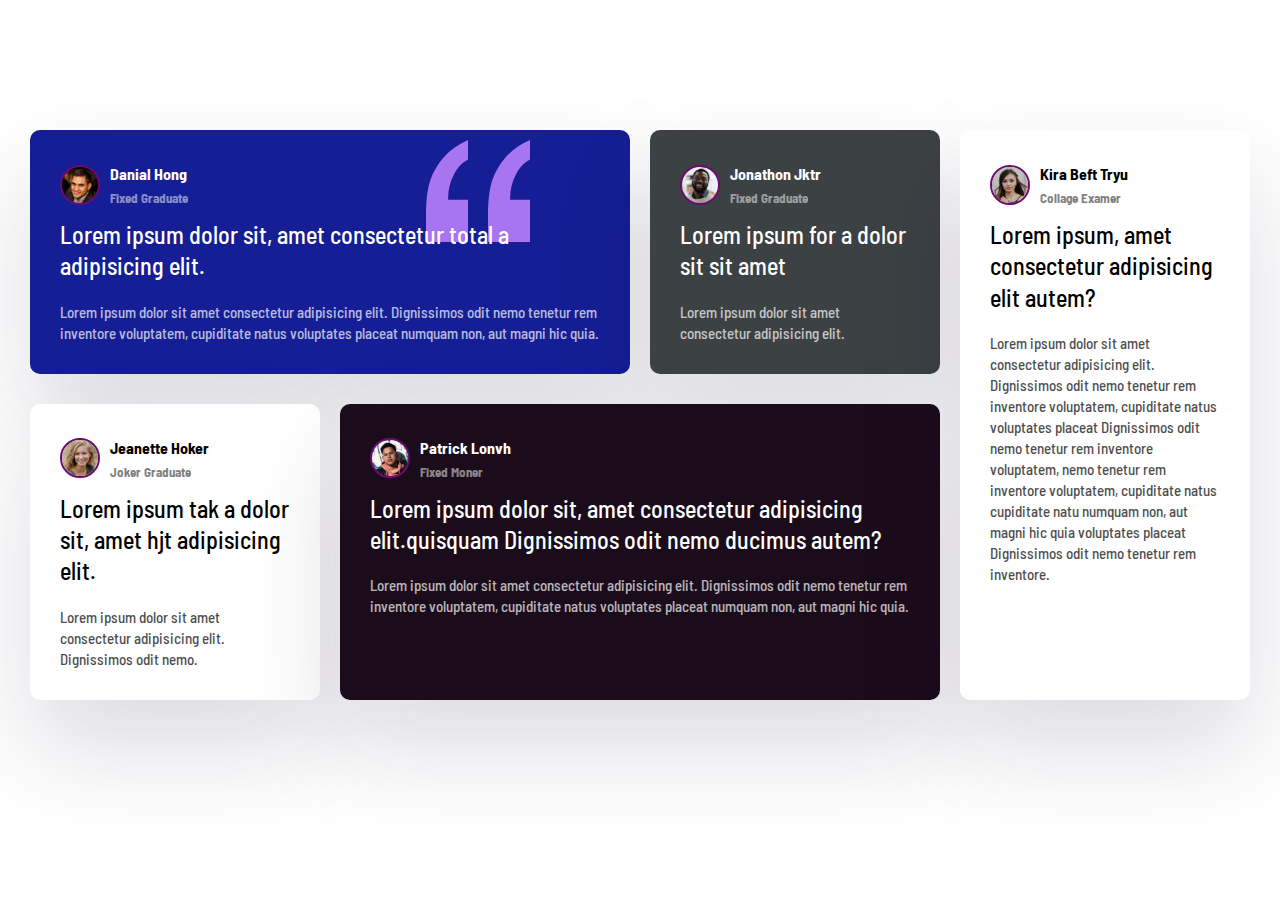
<file: basic-project/1-testimonial-project/index.html>
<!DOCTYPE html>
<html lang="en">
  <head>
    <meta charset="UTF-8" />
    <meta http-equiv="X-UA-Compatible" content="IE=edge" />
    <meta name="viewport" content="width=device-width, initial-scale=1.0" />
    <title>Testimonial Grid Project</title>
    <!-- Link -->
    <link rel="stylesheet" href="main.css" />
    <link
      rel="shortcut icon"
      href="images/favicon-32x32.png"
      type="image/x-icon"
    />
  </head>
  <body>
    <div class="testimonials">
      <div class="card card--bg-purple">
        <header class="card__header">
          <img src="images/image-daniel.jpg" alt="" class="card__img" />
          <div>
            <h3>Danial Hong</h3>
            <p>Fixed Graduate</p>
          </div>
        </header>
        <p class="card__lead">
          Lorem ipsum dolor sit, amet consectetur total a adipisicing elit.
        </p>
        <p class="card__quote">
          Lorem ipsum dolor sit amet consectetur adipisicing elit. Dignissimos
          odit nemo tenetur rem inventore voluptatem, cupiditate natus
          voluptates placeat numquam non, aut magni hic quia.
        </p>
      </div>
      <div class="card card--bg-grey">
        <header class="card__header">
          <img src="images/image-jonathan.jpg" alt="" class="card__img" />
          <div>
            <h3>Jonathon Jktr</h3>
            <p>Fixed Graduate</p>
          </div>
        </header>
        <p class="card__lead">Lorem ipsum for a dolor sit sit amet</p>
        <p class="card__quote">
          Lorem ipsum dolor sit amet consectetur adipisicing elit.
        </p>
      </div>
      <div class="card">
        <header class="card__header">
          <img src="images/image-jeanette.jpg" alt="" class="card__img" />
          <div>
            <h3>Jeanette Hoker</h3>
            <p>Joker Graduate</p>
          </div>
        </header>
        <p class="card__lead">
          Lorem ipsum tak a dolor sit, amet hjt adipisicing elit.
        </p>
        <p class="card__quote">
          Lorem ipsum dolor sit amet consectetur adipisicing elit. Dignissimos
          odit nemo.
        </p>
      </div>
      <div class="card card--bg-black">
        <header class="card__header">
          <img src="images/image-patrick.jpg" alt="" class="card__img" />
          <div>
            <h3>Patrick Lonvh</h3>
            <p>Fixed Moner</p>
          </div>
        </header>
        <p class="card__lead">
          Lorem ipsum dolor sit, amet consectetur adipisicing elit.quisquam
          Dignissimos odit nemo ducimus autem?
        </p>
        <p class="card__quote">
          Lorem ipsum dolor sit amet consectetur adipisicing elit. Dignissimos
          odit nemo tenetur rem inventore voluptatem, cupiditate natus
          voluptates placeat numquam non, aut magni hic quia.
        </p>
      </div>
      <div class="card">
        <header class="card__header">
          <img src="images/image-kira.jpg" alt="" class="card__img" />
          <div>
            <h3>Kira Beft Tryu</h3>
            <p>Collage Examer</p>
          </div>
        </header>
        <p class="card__lead">
          Lorem ipsum, amet consectetur adipisicing elit autem?
        </p>
        <p class="card__quote">
          Lorem ipsum dolor sit amet consectetur adipisicing elit. Dignissimos
          odit nemo tenetur rem inventore voluptatem, cupiditate natus
          voluptates placeat Dignissimos odit nemo tenetur rem inventore
          voluptatem, nemo tenetur rem inventore voluptatem, cupiditate natus
          cupiditate natu numquam non, aut magni hic quia voluptates placeat
          Dignissimos odit nemo tenetur rem inventore.
        </p>
      </div>
    </div>
  </body>
</html>
</file>
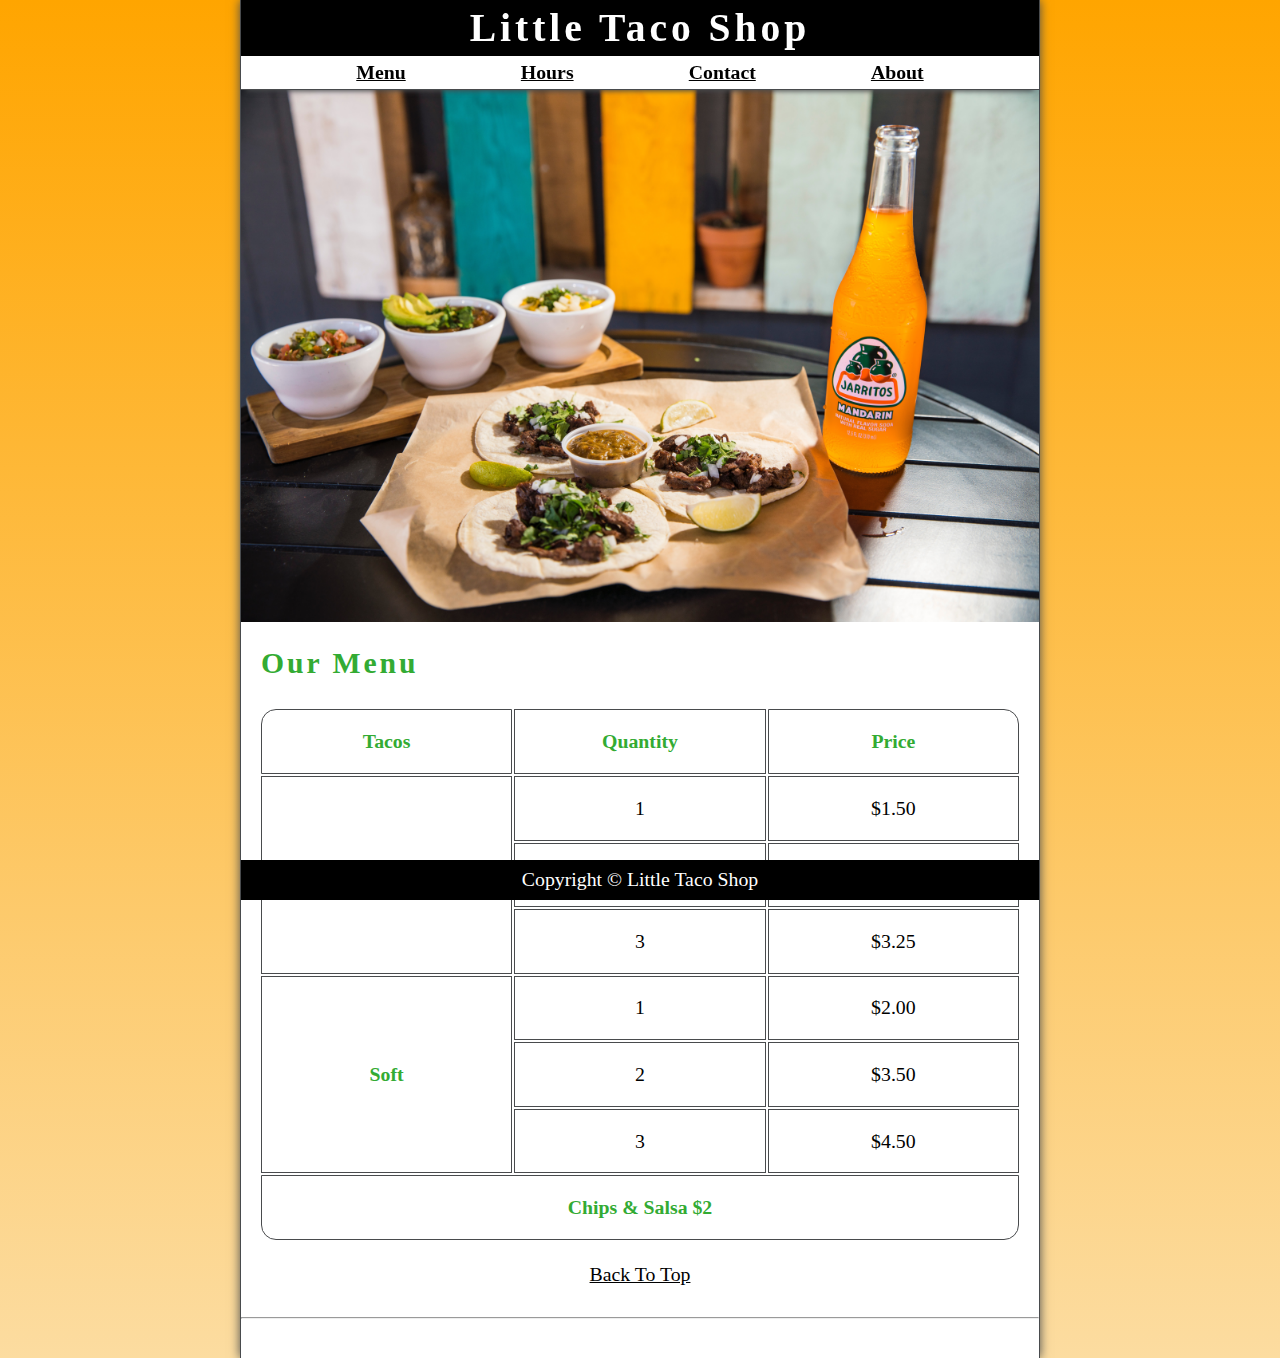
<file: basic-project/2-FinalProject-TacoShop/index.html>
<!DOCTYPE html>
<html lang="en">
  <head>
    <meta charset="UTF-8" />
    <meta http-equiv="X-UA-Compatible" content="IE=edge" />
    <meta name="viewport" content="width=device-width, initial-scale=1.0" />
    <title>The Little Taco Shop</title>
    <link rel="icon" href="favicon.ico" type="image/x-icon" />
    <link rel="stylesheet" href="css/style.css" />
  </head>

  <body>
    <!-- Head Section -->
    <header class="header">
      <h1 class="header__h1">Little Taco Shop</h1>
      <nav class="header__nav">
        <ul class="header__ul">
          <li>
            <a href="#menu">Menu</a>
          </li>
          <li>
            <a href="hours.html">Hours</a>
          </li>
          <li>
            <a href="contact.html">Contact</a>
          </li>
          <li>
            <a href="about.html">About</a>
          </li>
        </ul>
      </nav>
    </header>

    <!-- Cover Img Section -->
    <section class="hero">
      <h2 class="hero__h2">Bienvenidos!</h2>
      <figure>
        <img
          src="img/tacos_and_drink_1000x667.png"
          alt="Tacos and a Drink"
          title="We love tacos!"
          width="1000"
          height="667"
        />
        <figcaption class="offscreen">Tacos and a Drink</figcaption>
      </figure>
    </section>

    <!-- Main Section -->
    <main class="main">
      <!-- Menu Section -->
      <article id="menu" class="main__article menu">
        <h2 class="menu__h2">Our Menu</h2>
        <table class="menu__container">
          <!-- <caption class="menu__offscreen">
            Tacos
          </caption> -->
          <thead>
            <tr>
              <th class="menu__header" scope="col">Tacos</th>
              <th class="menu__header" scope="col">Quantity</th>
              <th class="menu__header" scope="col">Price</th>
            </tr>
          </thead>
          <tbody>
            <tr>
              <th class="menu__item menu__cr" scope="row" rowspan="3">
                Crunchy
              </th>
              <td class="menu__item">1</td>
              <td class="menu__item">$1.50</td>
            </tr>
            <tr>
              <td class="menu__item">2</td>
              <td class="menu__item">$2.50</td>
            </tr>
            <tr>
              <td class="menu__item">3</td>
              <td class="menu__item">$3.25</td>
            </tr>
            <tr>
              <th class="menu__item menu__sf" scope="row" rowspan="3">Soft</th>
              <td class="menu__item">1</td>
              <td class="menu__item">$2.00</td>
            </tr>
            <tr>
              <td class="menu__item">2</td>
              <td class="menu__item">$3.50</td>
            </tr>
            <tr>
              <td class="menu__item">3</td>
              <td class="menu__item">$4.50</td>
            </tr>
          </tbody>
          <tfoot>
            <tr>
              <td class="menu__item menu__cs" colspan="3">
                Chips &amp; Salsa $2
              </td>
            </tr>
          </tfoot>
        </table>

        <p class="center">
          <a href="#">Back To Top</a>
        </p>
      </article>
    </main>
    <hr />

    <!-- Footer Section -->
    <footer class="footer">
      <p>
        <span class="nowrap">Copyright &copy;</span>
        <span class="nowrap">Little Taco Shop</span>
      </p>
    </footer>
  </body>
</html>
</file>
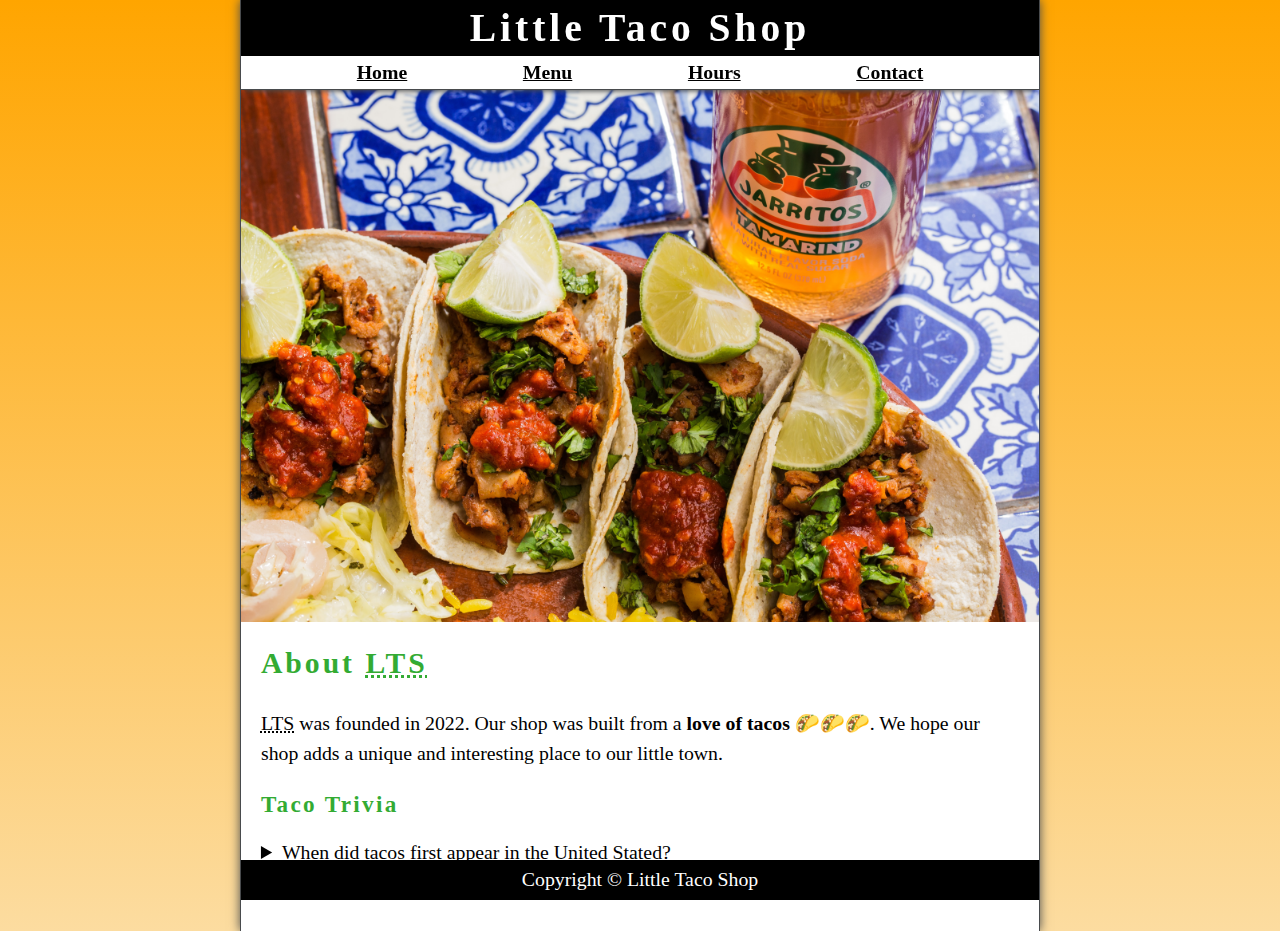
<file: basic-project/2-FinalProject-TacoShop/about.html>
<!DOCTYPE html>
<html lang="en">
  <head>
    <meta charset="UTF-8" />
    <meta name="viewport" content="width=device-width, initial-scale=1.0" />
    <meta name="author" content="copy" />
    <meta name="description" content="About The Little Taco Shop" />
    <title>About The Little Taco Shop</title>
    <link rel="icon" href="favicon.ico" type="image/x-icon" />
    <link rel="stylesheet" href="css/style.css" />
  </head>
  <body>
    <!-- Head Section -->
    <header class="header">
      <h1 class="header__h1">Little Taco Shop</h1>
      <nav class="header__nav">
        <ul class="header__ul">
          <li>
            <a href="/">Home</a>
          </li>
          <li>
            <a href="/#menu">Menu</a>
          </li>
          <li>
            <a href="hours.html">Hours</a>
          </li>
          <li>
            <a href="contact.html">Contact</a>
          </li>
        </ul>
      </nav>
    </header>

    <!-- Cover Img Section -->
    <section class="hero">
      <figure>
        <img
          src="img/tacos_delicioso_1000x667.png"
          alt="Tacos Delicioso"
          title="Tacos Delicioso!"
          width="1000"
          height="667"
        />
        <figcaption class="offscreen">Try these Delicious Tacos</figcaption>
      </figure>
    </section>

    <!-- Main Section -->
    <main class="main">
      <article id="about" class="main__article about">
        <h2>About <abbr title="Little Taco Shop">LTS</abbr></h2>
        <p>
          <abbr title="The Little Taco Shop">LTS</abbr> was founded in
          <time datetime="2022">2022</time>. Our shop was built from a
          <strong>love of tacos</strong> 🌮🌮🌮. We hope our shop adds a unique
          and interesting place to our little town.
        </p>
        <aside class="about__trivia">
          <h3>Taco Trivia</h3>
          <details>
            <summary>When did tacos first appear in the United Stated?</summary>
            <p class="about__trivia-answer">
              Jeffrey M. Pilcher, taco historian and professor of history at the
              University of Minnesota, says the earliest mention of tacos in the
              United States are in a newspaper from
              <time datetime="1905">1905</time>. (Source:
              <cite
                ><a
                  href="https://www.smithsonianmag.com/arts-culture/where-did-the-taco-come-from-81228162/"
                  target="_blank"
                  >Smithsonian Magazine</a
                ></cite
              >)
            </p>
          </details>
        </aside>
      </article>
    </main>

    <!-- Footer Section -->
    <footer class="footer">
      <p>
        <span class="nowrap">Copyright &copy;</span>
        <span class="nowrap">Little Taco Shop</span>
      </p>
    </footer>
  </body>
</html>
</file>
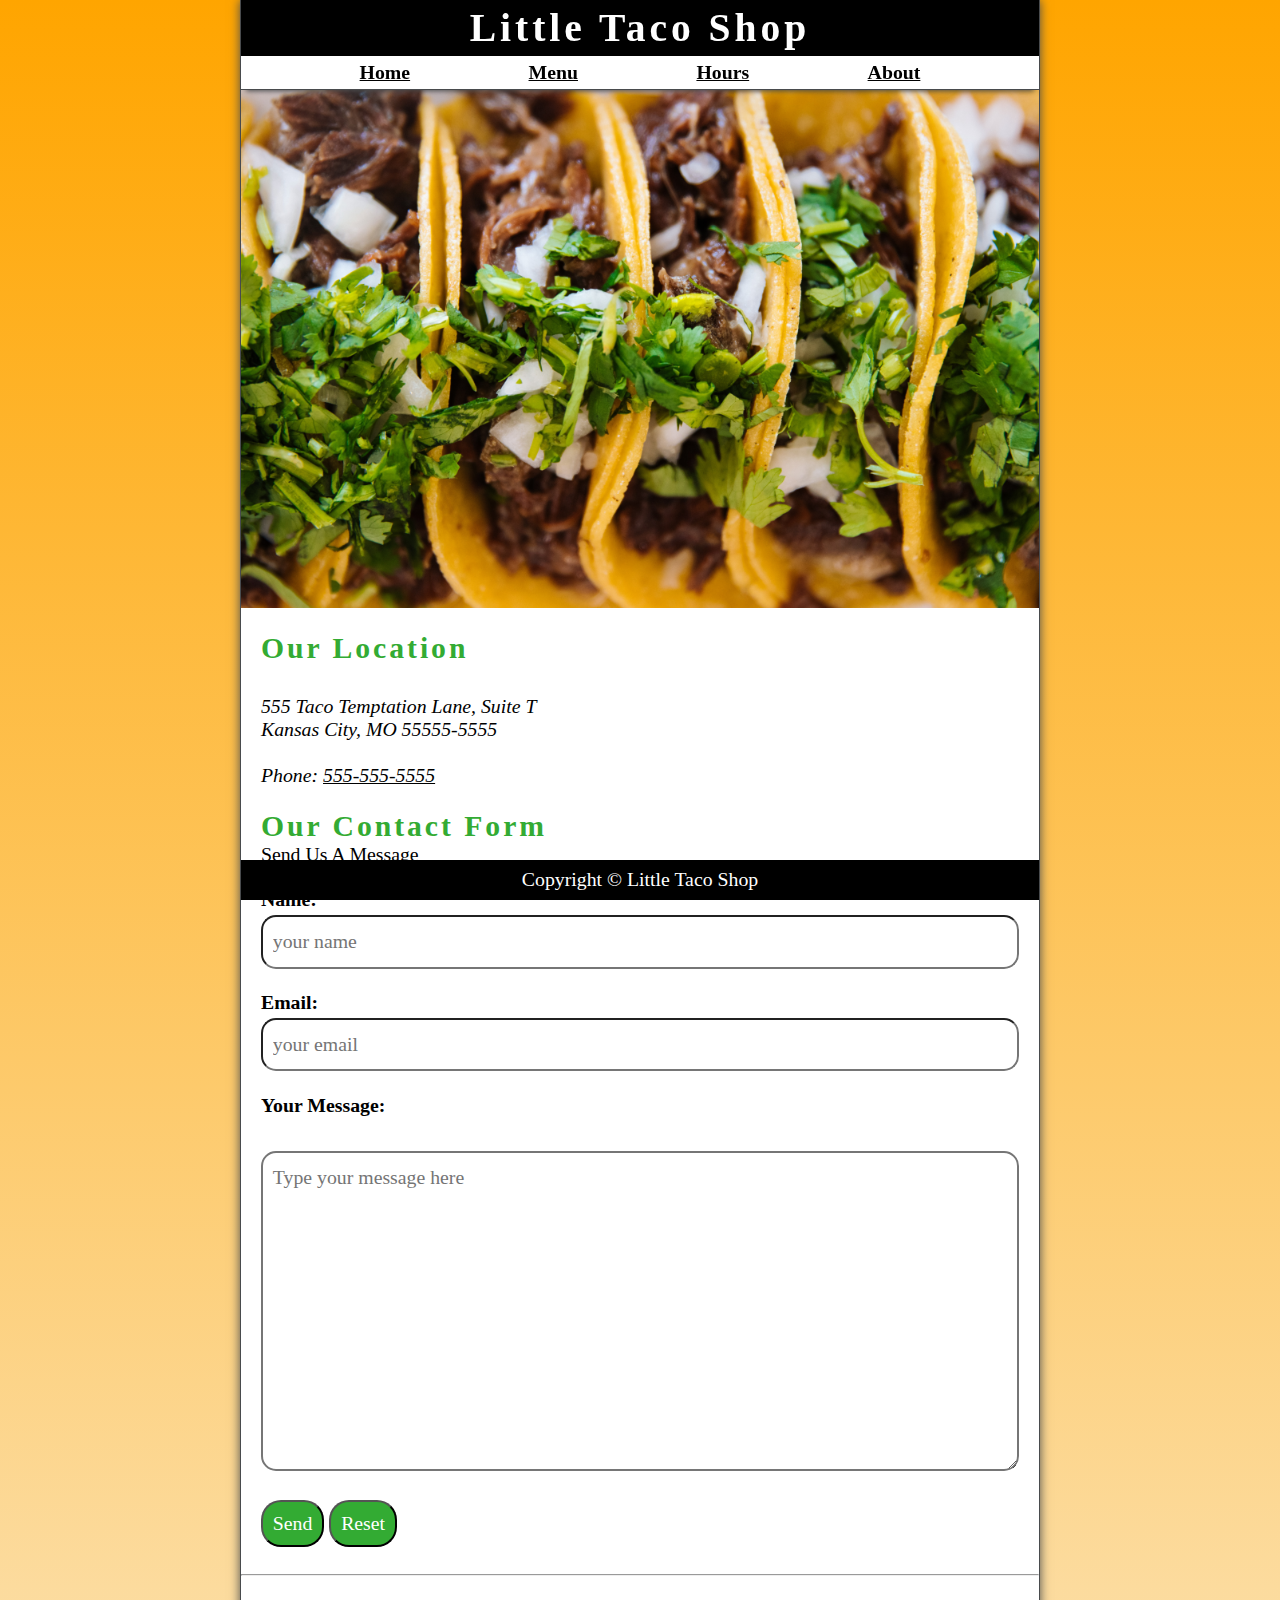
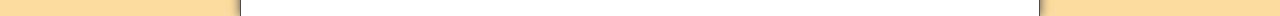
<file: basic-project/2-FinalProject-TacoShop/contact.html>
<!DOCTYPE html>
<html lang="en">
  <head>
    <meta charset="UTF-8" />
    <meta name="viewport" content="width=device-width, initial-scale=1.0" />
    <meta name="author" content="copy" />
    <meta
      name="description"
      content="Contact information for The Little Taco Shop"
    />
    <title>Contact Us - LTS</title>
    <link rel="icon" href="favicon.ico" type="image/x-icon" />
    <link rel="stylesheet" href="css/style.css" />
  </head>

  <body>
    <!-- Header Section -->
    <header class="header">
      <h1 class="header__h1">Little Taco Shop</h1>
      <nav class="header__nav">
        <ul class="header__ul">
          <li>
            <a href="/">Home</a>
          </li>
          <li>
            <a href="/#menu">Menu</a>
          </li>
          <li>
            <a href="hours.html">Hours</a>
          </li>
          <li>
            <a href="about.html">About</a>
          </li>
        </ul>
      </nav>
    </header>

    <!-- Cover image Section -->
    <section class="hero">
      <figure>
        <img
          src="img/tacos_close_up_1000x649.png"
          alt="Little Taco Shop Tacos"
          title="Tacos ready to eat!"
          width="1000"
          height="649"
        />
        <figcaption class="offscreen">Little Taco Shop Tacos</figcaption>
      </figure>
    </section>

    <!-- Main Section -->
    <main class="main">
      <article class="main__article">
        <h2>Our Location</h2>
        <address>
          555 Taco Temptation Lane, Suite T<br />
          Kansas City, MO 55555-5555
          <br /><br />
          Phone: <a href="tel:+5555555555">555-555-5555</a>
        </address>
      </article>

      <!-- Form Section -->
      <article class="main__article contact">
        <h2 class="contact__h2">Our Contact Form</h2>
        <form
          action="https://httpbin.org/get"
          method="get"
          class="contact__form"
        >
          <fieldset class="contact__fieldset">
            <legend>Send Us A Message</legend>
            <p class="contact__p">
              <label class="contact__label" for="name">Name:</label>
              <input
                class="contact__input"
                type="text"
                name="name"
                id="name"
                placeholder="your name"
                required
              />
            </p>
            <p class="contact__p">
              <label class="contact__label" for="email">Email:</label>
              <input
                class="contact__input"
                type="email"
                name="email"
                id="email"
                placeholder="your email"
                required
              />
            </p>
            <p class="contact__p">
              <label class="contact__label" for="message">Your Message:</label>
              <br />
              <textarea
                class="contact__textarea"
                name="message"
                id="message"
                cols="30"
                rows="10"
                placeholder="Type your message here"
              ></textarea>
            </p>
          </fieldset>
          <button class="contact__button" type="submit">Send</button>
          <button class="contact__button" type="reset">Reset</button>
        </form>
      </article>
    </main>
    <hr />

    <!-- Footer Section -->
    <footer class="footer">
      <p>
        <span class="nowrap">Copyright &copy;</span>
        <span class="nowrap">Little Taco Shop</span>
      </p>
    </footer>
  </body>
</html>
</file>
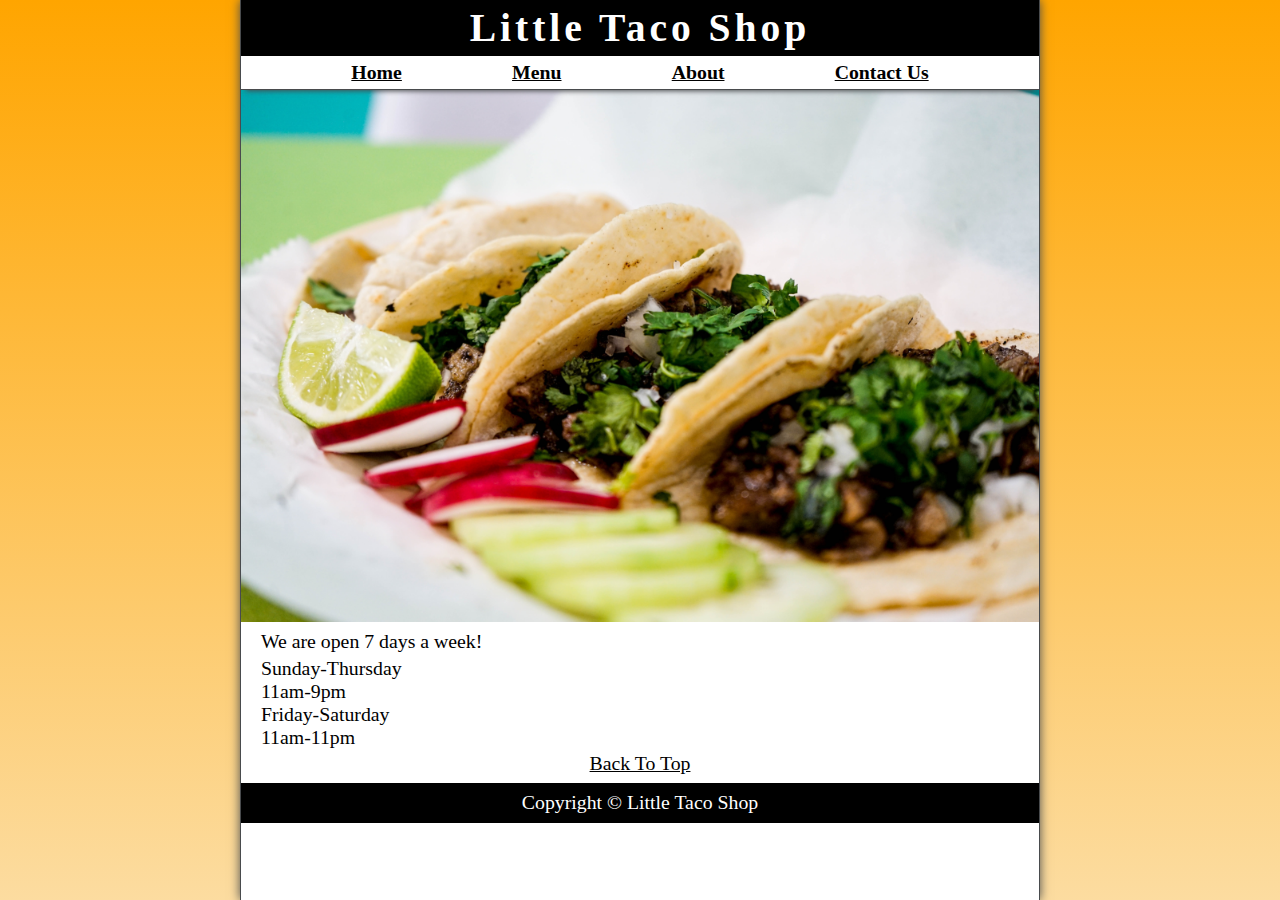
<file: basic-project/2-FinalProject-TacoShop/hours.html>
<!DOCTYPE html>
<html lang="en">
  <head>
    <meta charset="UTF-8" />
    <meta name="viewport" content="width=device-width, initial-scale=1.0" />
    <meta name="author" content="copy" />
    <meta name="description" content="Store Hours for The Little Taco Shop" />
    <title>LTS Hours</title>
    <link rel="icon" href="favicon.ico" type="image/x-icon" />
    <link rel="stylesheet" href="css/style.css" />
  </head>

  <body>
    <!-- Head Section -->
    <header class="header">
      <h1 class="header__h1">Little Taco Shop</h1>
      <nav class="header__nav">
        <ul class="header__ul">
          <li>
            <a href="/">Home</a>
          </li>
          <li>
            <a href="/#menu">Menu</a>
          </li>
          <li>
            <a href="about.html">About</a>
          </li>
          <li>
            <a href="contact.html">Contact Us</a>
          </li>
        </ul>
      </nav>
    </header>

    <!-- Cover Image Section -->
    <section class="hero">
      <figure>
        <img
          src="img/tacos_tray_1000x667.png"
          alt="A Tray of Tasty Tacos"
          title="We love trays of tacos!"
          width="1000"
          height="667"
        />
        <figcaption class="offscreen">A Tray of Tasty Tacos</figcaption>
      </figure>
    </section>

    <!-- Main Section -->
    <main class="main">
      <article class="article">
        <p>We are open 7 days a week!</p>
        <dl>
          <dt>Sunday-Thursday</dt>
          <dd>11am-9pm</dd>
          <dt>Friday-Saturday</dt>
          <dd>11am-11pm</dd>
        </dl>
        <p class="center">
          <a href="#">Back To Top</a>
        </p>
      </article>
    </main>

    <!-- Footer Section -->
    <footer class="footer">
      <p>
        <span class="nowrap">Copyright &copy;</span>
        <span class="nowrap">Little Taco Shop</span>
      </p>
    </footer>
  </body>
</html>
</file>
<file: basic-project/1-testimonial-project/main.css>
@import url("https://fonts.googleapis.com/css2?family=Barlow+Semi+Condensed:wght@200;300;400;700&display=swap");

* {
  margin: 0;
  padding: 0;
  box-sizing: border-box;
}
body {
  font-family: "Barlow Semi Condensed", sans-serif;
  line-height: 1.7;
  font-size: 13px;
}
.testimonials {
  max-width: 1440px;
  background-color: #fff;
  margin: 100px auto;
  padding: 30px;
  /* grid */
  display: grid;
  grid-template-columns: repeat(4, 1fr);
  grid-template-rows: repeat(2, auto);
  gap: 20px;
}
.card {
  background-color: hsl(0, 0%, 100%);
  border-radius: 10px;
  padding: 30px;
  margin-bottom: 10px;
  box-shadow: rgba(17, 12, 46, 0.15) 0px 48px 100px 0px;
}
.card__header {
  display: flex;
  align-items: center;
  margin-bottom: 10px;
}
.card__header img {
  width: 40px;
  height: 40px;
  margin-right: 10px;
  border: 2px solid rgb(112, 9, 116);
  border-radius: 50%;
}
.card__header h3 {
  font-size: 16px;
}
.card__header p {
  opacity: 50%;
  font-weight: 700;
}
.card__lead {
  font-size: 1.5rem;
  font-weight: 500;
  line-height: 1.3;
  margin-bottom: 20px;
}
.card__quote {
  font-size: 15px;
  font-weight: 500;
  line-height: 1.4;
  opacity: 70%;
}
.card--bg-purple {
  background-color: rgb(21, 30, 148);
  color: #fff;
  background-image: url("./images/bg-pattern-quotation.svg");
  background-repeat: no-repeat;
  background-position: top 10px right 100px;
}
.card--bg-grey {
  background-color: rgb(60, 65, 68);
  color: #fff;
}
.card--bg-black {
  background-color: rgb(27, 12, 27);
  color: #fff;
}
/* grid Section */
.card:nth-of-type(1) {
  grid-column: 1/3;
}
.card:nth-of-type(2) {
  grid-column: 3/4;
}
.card:nth-of-type(3) {
  grid-row: 2/3;
  grid-column: 1/2;
}
.card:nth-of-type(4) {
  grid-row: 2/3;
  grid-column: 2/4;
}
.card:nth-of-type(5) {
  grid-row: 1/-1;
  grid-column: 4/5;
}

/* Hover Extra */
.card:hover {
  background-color: rgb(155, 35, 53);
  color: #fff;
  border: 3px solid rgb(226, 234, 235);
  border-top-left-radius: 50px;
  border-bottom-right-radius: 50px;
}

@media (max-width: 768px) {
  .testimonials {
    grid-template-columns: 1fr;
    width: 100%;
  }
  .card:nth-of-type(1) {
    grid-row: 1;
    grid-column: 1;
  }
  .card:nth-of-type(2) {
    grid-row: 2;
    grid-column: 1;
  }
  .card:nth-of-type(3) {
    grid-row: 3;
    grid-column: 1;
  }
  .card:nth-of-type(4) {
    grid-row: 4;
    grid-column: 1;
  }
  .card:nth-of-type(5) {
    grid-row: 5;
    grid-column: 1;
  }
}
</file>
<file: basic-project/2-FinalProject-TacoShop/css/style.css>
/* ||RESET */
*,
*::before,
*::after {
  margin: 0;
  padding: 0;
  box-sizing: border-box;
}

img {
  display: block;
  width: 100%;
  height: auto;
}

input,
button,
textarea {
  font: inherit;
}

/* ||VARIABLES */
:root {
  /* FONTS */
  --FS: clamp(1rem, 2.2vh, 1.5rem);
  /* COLORS */
  --BGCOLOR: orange;
  --BGCOLOR-FADE: rgb(252, 220, 160);
  --BGIMAGE: linear-gradient(to bottom, var(--BGCOLOR), var(--BGCOLOR-FADE));
  --BODY-BGCOLOR: #fff;
  --FONT-COLOR: #000;
  --BORDER-COLOR: rgb(73, 75, 77);
  --HILIGHT-COLOR: rgb(51, 171, 51);
  --LINK-COLOR: #000;
  --LINK-HOVER: rgb(140, 14, 165);
  --LINK-ACTIVE: red;
  --HEADER-BGCOLOR: #000;
  --HEADER-COLOR: #fff;
  --NAV-BGCOLOR: #fff;
  --HERO-BGCOLOR: rgba(51, 178, 51, 0.75);
  --HERO-COLOR: #fff;

  /* BORDERS */
  --BORDERS: 1px solid var(--BORDER-COLOR);
  --BORDER-RADIOUS: 15px;

  /* STANDARD PADDING */
  --PADDING-TB: 0.25rem;
  --PADDING-SIDE: 2.5%;

  /* STANDARD MARGIN */
  --MARGIN: clamp(1em, 2.5vh, 1.5em) 0;
}

/* ||UTILITIES CLASSES */
.offscreen {
  position: absolute;
  left: -10000px;
}

.nowrap {
  white-space: nowrap;
}

.center {
  text-align: center;
}

/* ||GENERAL STYLE */
html {
  scroll-behavior: smooth;
  font-size: var(--FS);
  background-color: var(--BGCOLOR);
  background-image: var(--BGIMAGE);
}

body {
  background-color: var(--BODY-BGCOLOR);
  color: var(--FONT-COLOR);
  min-height: 100vh;
  max-width: 800px;
  margin: 0 auto;
  border-left: var(--BORDERS);
  border-right: var(--BORDERS);
  box-shadow: 0 0 10px var(--BORDER-COLOR);
}

h1,
h2,
h3 {
  letter-spacing: 0.1em;
}

h2,
h3 {
  margin-bottom: 1em;
  color: var(--HILIGHT-COLOR);
}

p {
  line-height: 1.5;
}

a:any-link {
  color: var(--LINK-COLOR);
}

a:hover,
a:focus-visible {
  color: var(--LINK-HOVER);
}

a:active {
  color: var(--LINK-ACTIVE);
}

/* HEADER */
header {
  position: sticky;
  top: 0;
  z-index: 1;
}

.header__h1 {
  text-align: center;
  background-color: var(--HEADER-BGCOLOR);
  color: var(--HEADER-COLOR);
  padding: var(--PADDING-TB) var(--PADDING-SIDE);
}

.header__nav {
  background-color: var(--NAV-BGCOLOR);
  border-bottom: var(--BORDERS);
  font-weight: bolder;
  box-shadow: 0 6px 5px -5px var(--BORDER-COLOR);
}

.header__ul {
  padding: var(--PADDING-TB) var(--PADDING-SIDE);
  list-style-type: none;
  display: flex;
  justify-content: space-evenly;
  gap: 1rem;
}

/* ||HERO */
.hero {
  position: relative;
}

.hero__h2 {
  background-color: var(--HERO-BGCOLOR);
  color: var(--HERO-COLOR);
  padding: 0.25em 0.5em;
  box-shadow: 2px 2px 5px var(--BORDER-COLOR);
  position: absolute;
  left: 20px;
  top: -100px;
  animation: showWelcome 0.5s ease-in-out 1s forwards;
}

@keyframes showWelcome {
  0% {
    top: -20px;
    transform: skew(0deg, -5deg) scaleY(0);
  }
  80% {
    top: 30px;
    transform: skew(10deg, -5deg) scaleY(1.2);
  }
  100% {
    top: 20px;
    transform: skew(-10deg, -5deg) scaleY(1);
  }
}

/* ||MAIN */
.main {
  padding: var(--PADDING-TB) var(--PADDING-SIDE);
}

.main__article {
  scroll-margin-top: 6.5rem;
  margin: var(--MARGIN);
}

.main__article:first-child {
  margin-top: 1em;
}
.main__article:last-child {
  min-height: calc(100vh-20rem);
}

/* ||ABOUT */
.about__trivia {
  margin: var(--MARGIN);
}

.about__trivia-answer {
  margin-top: 1em;
}

/* ||Contact */
.contact__h2 {
  margin: 0;
}

.contact__fieldset {
  border: none;
}

.contact__p {
  margin: 1em 0;
}

.contact__label {
  display: block;
  font-weight: bold;
}

.contact__input,
.contact__textarea {
  padding: 0.5em;
  border-radius: var(--BORDER-RADIOUS);
  border-width: 2px;
  width: 100%;
}

.contact__button {
  background-color: var(--HILIGHT-COLOR);
  color: var(--HEADER-COLOR);
  padding: 0.5em;
  border-radius: 20px;
}

/* ||MENU */
thead,
tbody,
tfoot,
tr {
  display: contents;
}

.menu__container {
  display: grid;
  grid-template-columns: repeat(3, 1fr);
  grid-template-areas:
    "hd1 hd2 hd3"
    "cr cr1 cr1p"
    "cr cr2 cr2p"
    "cr cr3 cr3p"
    "sf sf1 sf1p"
    "sf sf2 sf2p"
    "sf sf3 sf3p"
    "cs cs cs";
  gap: 0.1em;
  margin-bottom: 1em;
}

.menu__cr {
  grid-area: cr;
}

.menu__sf {
  grid-area: sf;
}

.menu__cs {
  grid-area: cs;
}

.menu__cr,
.menu__sf,
.menu__cs,
.menu__header {
  color: var(--HILIGHT-COLOR);
  font-weight: bold;
  height: 100%;
  display: grid;
  place-content: center;
}

.menu__header,
.menu__item {
  width: 100%;
  padding: 1em;
  border: var(--BORDERS);
}

.menu__item {
  display: grid;
  place-content: center;
}

thead th:first-child {
  border-top-left-radius: var(--BORDER-RADIOUS);
}

thead th:last-child {
  border-top-right-radius: var(--BORDER-RADIOUS);
}

tfoot td {
  border-bottom-left-radius: var(--BORDER-RADIOUS);
  border-bottom-right-radius: var(--BORDER-RADIOUS);
}

/* ||FOOTER */
.footer {
  bottom: 0;
  position: sticky;
  background-color: var(--HEADER-BGCOLOR);
  color: var(--HEADER-COLOR);
  text-align: center;
  padding: var(--PADDING-TB) var(--PADDING-SIDE);
}

/* .header__h1::before {
  content: "🌮 ";
}
.header__h1::after {
  content: " 🌮";
} */
/* ||MEDIA QUERIES */
@media screen and( min-width: 576px) {
  .header__h1::before {
    content: "🌮 ";
  }

  .header__h1::after {
    content: " 🌮";
  }

  .menu__header,
  .menu__cs,
  .menu__cr,
  .menu__sf {
    font-size: 125%;
  }
}

/* Time: 10:19:00 */
</file>
